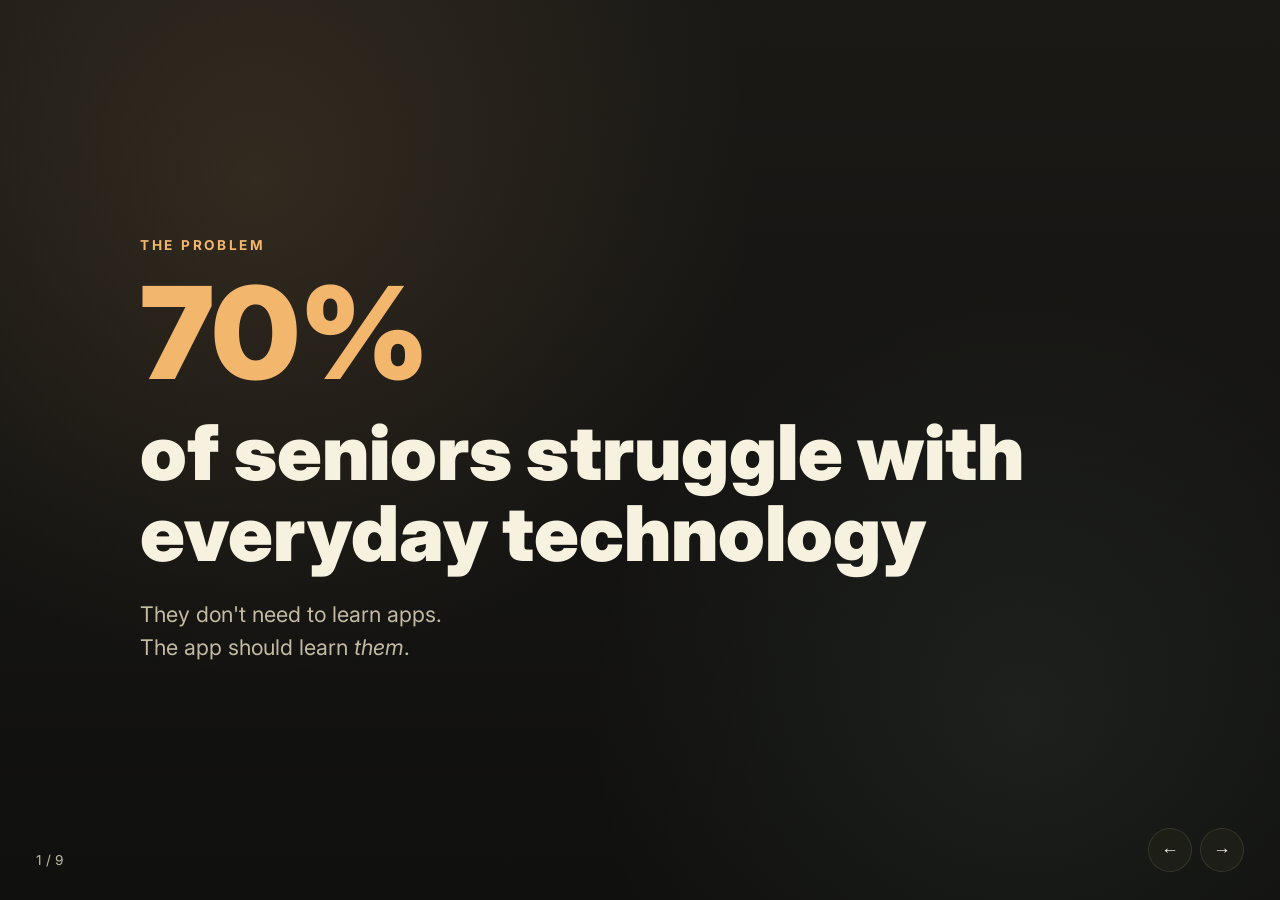
<file: pitch.html>
<!DOCTYPE html>
<html lang="en">
<head>
<meta charset="UTF-8">
<meta name="viewport" content="width=device-width, initial-scale=1.0">
<title>VoiceCraft — Pitch Deck</title>
<style>
  @import url('https://fonts.googleapis.com/css2?family=Inter:wght@400;600;800;900&display=swap');

  :root {
    --bg: #121211;
    --bg-soft: #1e1e1a;
    --panel: rgba(31,32,25,0.88);
    --line: rgba(230,215,170,0.12);
    --text: #f7f2df;
    --muted: #c2baa2;
    --accent: #f2b66d;
    --accent-strong: #ef7d32;
    --accent-cool: #9bc6b0;
    --danger: #f26d6d;
  }

  * { box-sizing: border-box; margin: 0; padding: 0; }

  html, body {
    height: 100%;
    overflow: hidden;
    background: var(--bg);
    color: var(--text);
    font-family: 'Inter', 'SF Pro Rounded', 'PingFang SC', sans-serif;
  }

  .deck {
    position: relative;
    width: 100vw;
    height: 100vh;
  }

  .slide {
    position: absolute;
    inset: 0;
    display: grid;
    place-items: center;
    padding: 60px 80px;
    opacity: 0;
    transform: translateX(60px);
    transition: opacity 0.5s ease, transform 0.5s ease;
    pointer-events: none;
    background:
      radial-gradient(circle at 20% 20%, rgba(242,182,109,0.12), transparent 40%),
      radial-gradient(circle at 80% 80%, rgba(155,198,176,0.08), transparent 35%),
      linear-gradient(180deg, #1a1916 0%, #10100f 100%);
  }

  .slide.active {
    opacity: 1;
    transform: translateX(0);
    pointer-events: auto;
  }

  .slide.prev {
    opacity: 0;
    transform: translateX(-60px);
  }

  .slide-inner {
    max-width: 1000px;
    width: 100%;
  }

  /* Typography */
  .kicker {
    color: var(--accent);
    font-size: 0.85rem;
    font-weight: 700;
    letter-spacing: 0.2em;
    text-transform: uppercase;
    margin-bottom: 16px;
  }

  h1 {
    font-size: clamp(2.8rem, 6vw, 5rem);
    font-weight: 900;
    line-height: 1.05;
    margin-bottom: 24px;
  }

  h2 {
    font-size: clamp(1.8rem, 4vw, 3rem);
    font-weight: 800;
    line-height: 1.1;
    margin-bottom: 20px;
  }

  h3 {
    font-size: 1.3rem;
    font-weight: 700;
    margin-bottom: 8px;
  }

  .subtitle {
    color: var(--muted);
    font-size: clamp(1rem, 2vw, 1.35rem);
    line-height: 1.5;
    max-width: 640px;
  }

  .accent { color: var(--accent); }
  .cool { color: var(--accent-cool); }
  .big-stat {
    font-size: clamp(4rem, 10vw, 8rem);
    font-weight: 900;
    color: var(--accent);
    line-height: 1;
    margin-bottom: 16px;
  }

  /* Cards grid */
  .cards {
    display: grid;
    grid-template-columns: repeat(3, 1fr);
    gap: 24px;
    margin-top: 40px;
  }

  .card {
    padding: 28px 24px;
    border-radius: 22px;
    border: 1px solid var(--line);
    background: var(--panel);
    backdrop-filter: blur(12px);
  }

  .card-icon {
    font-size: 2rem;
    margin-bottom: 14px;
  }

  .card p {
    color: var(--muted);
    font-size: 0.95rem;
    line-height: 1.45;
  }

  /* Flow diagram */
  .flow {
    display: flex;
    align-items: center;
    gap: 12px;
    margin-top: 40px;
    flex-wrap: wrap;
    justify-content: center;
  }

  .flow-step {
    padding: 16px 22px;
    border-radius: 16px;
    background: var(--panel);
    border: 1px solid var(--line);
    text-align: center;
    min-width: 140px;
  }

  .flow-step .flow-label {
    font-size: 0.8rem;
    color: var(--accent);
    font-weight: 700;
    letter-spacing: 0.1em;
    text-transform: uppercase;
    margin-bottom: 6px;
  }

  .flow-step .flow-desc {
    color: var(--text);
    font-size: 0.95rem;
  }

  .flow-arrow {
    color: var(--muted);
    font-size: 1.5rem;
  }

  /* Comparison */
  .compare {
    display: grid;
    gap: 20px;
    margin-top: 36px;
  }

  .compare-row {
    display: grid;
    grid-template-columns: 160px 1fr 1fr;
    gap: 16px;
    align-items: center;
  }

  .compare-label {
    color: var(--muted);
    font-weight: 600;
    font-size: 0.95rem;
  }

  .compare-them {
    padding: 12px 16px;
    border-radius: 14px;
    background: rgba(255,255,255,0.03);
    border: 1px solid rgba(255,255,255,0.06);
    color: var(--muted);
    font-size: 0.9rem;
  }

  .compare-us {
    padding: 12px 16px;
    border-radius: 14px;
    background: rgba(242,182,109,0.1);
    border: 1px solid rgba(242,182,109,0.25);
    color: var(--text);
    font-size: 0.9rem;
    font-weight: 600;
  }

  /* Future list */
  .future-grid {
    display: grid;
    grid-template-columns: 1fr 1fr;
    gap: 18px;
    margin-top: 36px;
  }

  .future-item {
    padding: 20px;
    border-radius: 18px;
    border: 1px solid var(--line);
    background: rgba(255,255,255,0.03);
  }

  .future-item .fi-icon { font-size: 1.6rem; margin-bottom: 8px; }
  .future-item h3 { font-size: 1.05rem; margin-bottom: 4px; }
  .future-item p { color: var(--muted); font-size: 0.9rem; line-height: 1.4; }

  /* Navigation scenario */
  .nav-scenario {
    display: grid;
    grid-template-columns: 1fr 1fr;
    gap: 32px;
    margin-top: 36px;
    align-items: start;
  }

  .nav-timeline {
    display: grid;
    gap: 0;
  }

  .nav-moment {
    display: grid;
    grid-template-columns: 48px 1fr;
    gap: 14px;
    align-items: start;
  }

  .nav-moment-line {
    display: flex;
    flex-direction: column;
    align-items: center;
    gap: 0;
  }

  .nav-moment-dot {
    width: 36px;
    height: 36px;
    border-radius: 999px;
    display: grid;
    place-items: center;
    font-size: 0.85rem;
    font-weight: 800;
    flex-shrink: 0;
  }

  .nav-moment-dot.user-dot {
    background: rgba(242,182,109,0.2);
    border: 1px solid rgba(242,182,109,0.4);
    color: var(--accent);
  }

  .nav-moment-dot.ai-dot {
    background: rgba(155,198,176,0.15);
    border: 1px solid rgba(155,198,176,0.3);
    color: var(--accent-cool);
  }

  .nav-moment-connector {
    width: 2px;
    height: 20px;
    background: var(--line);
  }

  .nav-moment-content {
    padding: 10px 14px;
    border-radius: 14px;
    margin-bottom: 12px;
  }

  .nav-moment-content.user-bubble {
    background: rgba(242,182,109,0.08);
    border: 1px solid rgba(242,182,109,0.15);
  }

  .nav-moment-content.ai-bubble {
    background: rgba(155,198,176,0.06);
    border: 1px solid rgba(155,198,176,0.12);
  }

  .nav-moment-who {
    font-size: 0.72rem;
    font-weight: 700;
    letter-spacing: 0.1em;
    text-transform: uppercase;
    margin-bottom: 4px;
  }

  .nav-moment-who.user-who { color: var(--accent); }
  .nav-moment-who.ai-who { color: var(--accent-cool); }

  .nav-moment-text {
    font-size: 0.9rem;
    line-height: 1.4;
    color: var(--text);
  }

  .nav-phone {
    padding: 24px 20px;
    border-radius: 28px;
    border: 1px solid var(--line);
    background:
      linear-gradient(180deg, rgba(255,255,255,0.04), transparent),
      var(--panel);
  }

  .nav-phone-title {
    font-size: 0.75rem;
    font-weight: 700;
    letter-spacing: 0.15em;
    text-transform: uppercase;
    color: var(--accent);
    margin-bottom: 14px;
  }

  .nav-phone-step {
    display: grid;
    grid-template-columns: 32px 1fr;
    gap: 10px;
    align-items: center;
    padding: 10px 12px;
    border-radius: 14px;
    margin-bottom: 8px;
    border: 1px solid rgba(255,255,255,0.06);
    background: rgba(255,255,255,0.03);
  }

  .nav-phone-step.step-done {
    border-color: rgba(155,198,176,0.25);
    background: rgba(155,198,176,0.08);
  }

  .nav-phone-step.step-current {
    border-color: rgba(242,182,109,0.35);
    background: rgba(242,182,109,0.1);
  }

  .nav-phone-num {
    width: 28px;
    height: 28px;
    border-radius: 999px;
    display: grid;
    place-items: center;
    font-size: 0.8rem;
    font-weight: 700;
    border: 1px solid rgba(255,255,255,0.1);
    color: var(--muted);
  }

  .step-done .nav-phone-num {
    background: rgba(155,198,176,0.15);
    border-color: transparent;
    color: var(--accent-cool);
  }

  .step-current .nav-phone-num {
    background: rgba(242,182,109,0.15);
    border-color: transparent;
    color: var(--accent);
  }

  .nav-phone-step-text {
    font-size: 0.88rem;
    color: var(--text);
  }

  .step-done .nav-phone-step-text {
    color: var(--muted);
    text-decoration: line-through;
  }

  /* Tech stack */
  .tech-layers {
    display: grid;
    gap: 14px;
    margin-top: 36px;
  }

  .tech-layer {
    display: flex;
    align-items: center;
    gap: 16px;
    padding: 16px 20px;
    border-radius: 16px;
    border: 1px solid var(--line);
    background: var(--panel);
  }

  .tech-tag {
    min-width: 110px;
    padding: 6px 14px;
    border-radius: 999px;
    font-size: 0.78rem;
    font-weight: 700;
    letter-spacing: 0.1em;
    text-transform: uppercase;
    text-align: center;
  }

  .tech-tag.ai { background: rgba(242,182,109,0.18); color: var(--accent); }
  .tech-tag.tools { background: rgba(155,198,176,0.15); color: var(--accent-cool); }
  .tech-tag.frontend { background: rgba(242,109,109,0.12); color: var(--danger); }
  .tech-tag.infra { background: rgba(255,255,255,0.08); color: var(--muted); }

  .tech-detail { color: var(--text); font-size: 0.95rem; }

  /* Closing */
  .closing-tagline {
    font-size: clamp(1.2rem, 2.5vw, 1.8rem);
    color: var(--muted);
    line-height: 1.5;
    margin-bottom: 32px;
    max-width: 600px;
  }

  .brand {
    font-size: clamp(3rem, 7vw, 5.5rem);
    font-weight: 900;
    background: linear-gradient(135deg, var(--accent) 0%, var(--accent-strong) 100%);
    -webkit-background-clip: text;
    -webkit-text-fill-color: transparent;
    background-clip: text;
  }

  /* Nav */
  .nav {
    position: fixed;
    bottom: 28px;
    right: 36px;
    display: flex;
    gap: 8px;
    z-index: 100;
  }

  .nav button {
    width: 44px;
    height: 44px;
    border-radius: 999px;
    border: 1px solid var(--line);
    background: var(--panel);
    color: var(--text);
    font-size: 1.1rem;
    cursor: pointer;
    backdrop-filter: blur(8px);
  }

  .nav button:hover {
    background: rgba(242,182,109,0.15);
    border-color: rgba(242,182,109,0.3);
  }

  .slide-counter {
    position: fixed;
    bottom: 32px;
    left: 36px;
    color: var(--muted);
    font-size: 0.85rem;
    z-index: 100;
  }

  /* Demo cue */
  .demo-cue {
    margin-top: 40px;
    padding: 18px 28px;
    border-radius: 999px;
    background: linear-gradient(135deg, var(--accent) 0%, var(--accent-strong) 100%);
    color: #1b160d;
    font-weight: 700;
    font-size: 1.1rem;
    display: inline-block;
  }

  @media (max-width: 768px) {
    .slide { padding: 32px 24px; }
    .cards { grid-template-columns: 1fr; }
    .compare-row { grid-template-columns: 1fr; }
    .future-grid { grid-template-columns: 1fr; }
    .flow { flex-direction: column; }
    .flow-arrow { transform: rotate(90deg); }
  }
</style>
</head>
<body>

<div class="deck" id="deck">

  <!-- Slide 1: Problem -->
  <section class="slide active" data-slide="0">
    <div class="slide-inner">
      <p class="kicker">The Problem</p>
      <div class="big-stat">70%</div>
      <h1>of seniors struggle with<br>everyday technology</h1>
      <p class="subtitle">They don't need to learn apps.<br>The app should learn <em>them</em>.</p>
    </div>
  </section>

  <!-- Slide 2: Solution -->
  <section class="slide" data-slide="1">
    <div class="slide-inner">
      <p class="kicker">The Solution</p>
      <h1>Voice<span class="accent">Craft</span></h1>
      <p class="subtitle" style="margin-bottom: 40px;">A voice + vision AI coach that speaks, sees, and builds your interface — in real time.</p>
      <div class="cards">
        <div class="card">
          <div class="card-icon">🎙️</div>
          <h3>Speak</h3>
          <p>Just talk. AI listens and understands what you need — in any language.</p>
        </div>
        <div class="card">
          <div class="card-icon">📷</div>
          <h3>Point</h3>
          <p>Point your camera. AI sees what you see and gives context-aware guidance.</p>
        </div>
        <div class="card">
          <div class="card-icon">✨</div>
          <h3>Dynamic UI</h3>
          <p>AI generates interactive panels, timers, step-by-step guides — on the fly.</p>
        </div>
      </div>
    </div>
  </section>

  <!-- Slide 3: How It Works -->
  <section class="slide" data-slide="2">
    <div class="slide-inner">
      <p class="kicker">How It Works</p>
      <h2>Real-time Voice + Vision Pipeline</h2>
      <div class="flow">
        <div class="flow-step">
          <div class="flow-label">User</div>
          <div class="flow-desc">Voice + Camera</div>
        </div>
        <div class="flow-arrow">→</div>
        <div class="flow-step">
          <div class="flow-label">WebSocket</div>
          <div class="flow-desc">PCM Audio + JPEG Frames</div>
        </div>
        <div class="flow-arrow">→</div>
        <div class="flow-step">
          <div class="flow-label">Gemini Live</div>
          <div class="flow-desc">Understand + Decide</div>
        </div>
        <div class="flow-arrow">→</div>
        <div class="flow-step">
          <div class="flow-label">ADK Agent</div>
          <div class="flow-desc">Tool Calls</div>
        </div>
        <div class="flow-arrow">→</div>
        <div class="flow-step">
          <div class="flow-label">Client</div>
          <div class="flow-desc">Voice + Generative UI</div>
        </div>
      </div>
      <p class="subtitle" style="margin-top: 36px; text-align: center;">Bidirectional streaming. Sub-second latency. AI speaks while building UI.</p>
    </div>
  </section>

  <!-- Slide 4: Demo -->
  <section class="slide" data-slide="3">
    <div class="slide-inner">
      <p class="kicker">Live Demo</p>
      <h2>Three Scenarios</h2>
      <div class="cards">
        <div class="card">
          <div class="card-icon">⏱️</div>
          <h3>Timer</h3>
          <p>"Set a 25-minute Pomodoro timer"<br>→ Countdown UI appears instantly</p>
        </div>
        <div class="card">
          <div class="card-icon">💊</div>
          <h3>Medicine Guide</h3>
          <p>Point camera at medicine bottle<br>→ Dosage panel + reminder generated</p>
        </div>
        <div class="card">
          <div class="card-icon">📶</div>
          <h3>WiFi Coach</h3>
          <p>"Help me connect to WiFi"<br>→ Step panel + AI watches &amp; updates progress</p>
        </div>
      </div>
      <div style="text-align: center;">
        <div class="demo-cue">📱 Let me show you →</div>
      </div>
    </div>
  </section>

  <!-- Slide 5: Technical Architecture -->
  <section class="slide" data-slide="4">
    <div class="slide-inner">
      <p class="kicker">Technical Architecture</p>
      <h2>Built on Google Cloud</h2>
      <div class="tech-layers">
        <div class="tech-layer">
          <span class="tech-tag ai">AI Model</span>
          <span class="tech-detail">Gemini Live 2.5 Flash — native audio, real-time vision, function calling</span>
        </div>
        <div class="tech-layer">
          <span class="tech-tag tools">Agent</span>
          <span class="tech-detail">Google ADK — 6 tools: render_panel, update_panel, clear_panel, show_timer, show_reminder, google_search</span>
        </div>
        <div class="tech-layer">
          <span class="tech-tag frontend">Frontend</span>
          <span class="tech-detail">Vanilla JS, AudioWorklet (16kHz↑ 24kHz↓), WebSocket, Componentized Dynamic UI</span>
        </div>
        <div class="tech-layer">
          <span class="tech-tag infra">Infra</span>
          <span class="tech-detail">Cloud Run + Session Affinity — single container, auto-scaling, HTTPS</span>
        </div>
      </div>
      <p class="subtitle" style="margin-top: 28px;"><span class="accent">Key innovation:</span> Generative UI — AI freely composes atomic components (steps, timers, buttons, text) into any interface.</p>
    </div>
  </section>

  <!-- Slide 6: What Makes It Different -->
  <section class="slide" data-slide="5">
    <div class="slide-inner">
      <p class="kicker">Differentiation</p>
      <h2>Why VoiceCraft Wins</h2>
      <div class="compare">
        <div class="compare-row">
          <span class="compare-label"></span>
          <span class="compare-them" style="font-weight:700; color: var(--text);">Others</span>
          <span class="compare-us">VoiceCraft</span>
        </div>
        <div class="compare-row">
          <span class="compare-label">Siri / Alexa</span>
          <span class="compare-them">Voice reply only, no visual UI</span>
          <span class="compare-us">Voice + Generated Interactive UI</span>
        </div>
        <div class="compare-row">
          <span class="compare-label">ChatGPT</span>
          <span class="compare-them">Text input, turn-based, no camera</span>
          <span class="compare-us">Real-time stream, proactive camera</span>
        </div>
        <div class="compare-row">
          <span class="compare-label">Fixed Apps</span>
          <span class="compare-them">Pre-built screens, learn the UI</span>
          <span class="compare-us">AI adapts UI to ANY scenario</span>
        </div>
      </div>
    </div>
  </section>

  <!-- Slide 7: Navigation Scenario (Full Flow) -->
  <section class="slide" data-slide="6">
    <div class="slide-inner">
      <p class="kicker">Future Scenario</p>
      <h2>🗺️ Navigation Coach — Full Flow</h2>
      <div class="nav-scenario">

        <div class="nav-timeline">
          <div class="nav-moment">
            <div class="nav-moment-line">
              <div class="nav-moment-dot user-dot">1</div>
              <div class="nav-moment-connector"></div>
            </div>
            <div class="nav-moment-content user-bubble">
              <div class="nav-moment-who user-who">User says</div>
              <div class="nav-moment-text">"How do I get to the nearest pharmacy?"</div>
            </div>
          </div>

          <div class="nav-moment">
            <div class="nav-moment-line">
              <div class="nav-moment-dot ai-dot">AI</div>
              <div class="nav-moment-connector"></div>
            </div>
            <div class="nav-moment-content ai-bubble">
              <div class="nav-moment-who ai-who">AI responds</div>
              <div class="nav-moment-text">google_search → finds nearby pharmacy<br>render_panel → generates step-by-step route<br>Voice: "The nearest pharmacy is 200m away. I'll guide you step by step."</div>
            </div>
          </div>

          <div class="nav-moment">
            <div class="nav-moment-line">
              <div class="nav-moment-dot ai-dot">👁️</div>
              <div class="nav-moment-connector"></div>
            </div>
            <div class="nav-moment-content ai-bubble">
              <div class="nav-moment-who ai-who">AI observes camera</div>
              <div class="nav-moment-text">Sees user turning right at intersection<br>update_panel → marks Step 2 ✅<br>Voice: "Good turn! Keep going straight for 50 meters."</div>
            </div>
          </div>

          <div class="nav-moment">
            <div class="nav-moment-line">
              <div class="nav-moment-dot ai-dot">🎉</div>
            </div>
            <div class="nav-moment-content ai-bubble">
              <div class="nav-moment-who ai-who">AI sees destination</div>
              <div class="nav-moment-text">Camera sees pharmacy sign<br>update_panel → all steps ✅<br>Voice: "You've arrived! The pharmacy is right on your right."</div>
            </div>
          </div>
        </div>

        <div class="nav-phone">
          <div class="nav-phone-title">Generated UI Panel</div>
          <h3 style="margin-bottom: 14px; font-size: 1.1rem;">🗺️ Nearest Pharmacy</h3>
          <div class="nav-phone-step step-done">
            <span class="nav-phone-num">✓</span>
            <span class="nav-phone-step-text">Exit and turn right onto Main St</span>
          </div>
          <div class="nav-phone-step step-done">
            <span class="nav-phone-num">✓</span>
            <span class="nav-phone-step-text">Turn right at the intersection</span>
          </div>
          <div class="nav-phone-step step-current">
            <span class="nav-phone-num">3</span>
            <span class="nav-phone-step-text">Walk straight for 50 meters</span>
          </div>
          <div class="nav-phone-step">
            <span class="nav-phone-num">4</span>
            <span class="nav-phone-step-text">Pharmacy is on your right</span>
          </div>
          <p style="color: var(--accent); font-size: 0.82rem; margin-top: 12px; font-weight: 600;">AI is watching your camera and updating steps in real-time</p>
        </div>

      </div>
    </div>
  </section>

  <!-- Slide 8: More Future Scenarios -->
  <section class="slide" data-slide="7">
    <div class="slide-inner">
      <p class="kicker">And More...</p>
      <h2>Infinite Scenarios, One Agent</h2>
      <div class="future-grid">
        <div class="future-item">
          <div class="fi-icon">🏠</div>
          <h3>Smart Home Control</h3>
          <p>Voice-driven panels for lights, thermostat, appliances — generated on demand.</p>
        </div>
        <div class="future-item">
          <div class="fi-icon">🌍</div>
          <h3>Live Translation</h3>
          <p>Point at foreign text → voice translation + visual card with pronunciation.</p>
        </div>
        <div class="future-item">
          <div class="fi-icon">🧑‍🍳</div>
          <h3>Cooking Coach</h3>
          <p>Point at ingredients → AI generates recipe with step timers and guides you through.</p>
        </div>
        <div class="future-item">
          <div class="fi-icon">🥽</div>
          <h3>Wearable Integration</h3>
          <p>Smart glasses feed camera → AI overlays guidance. Same agent, new form factor.</p>
        </div>
      </div>
      <p class="subtitle" style="margin-top: 28px; text-align: center;">Same 3 tools. Same agent. Unlimited use cases.</p>
    </div>
  </section>

  <!-- Slide 9: Closing -->
  <section class="slide" data-slide="8">
    <div class="slide-inner" style="text-align: center;">
      <p class="closing-tagline">Zero text input. AI sees, speaks,<br>and builds your interface.</p>
      <div class="brand">VoiceCraft</div>
      <p style="color: var(--muted); margin-top: 24px; font-size: 1.1rem;">Voice + Vision AI Coach</p>
      <p style="color: var(--muted); margin-top: 40px; font-size: 0.9rem;">Google Cloud Build With AI Hackathon 2026</p>
    </div>
  </section>

</div>

<!-- Navigation -->
<div class="slide-counter" id="counter">1 / 9</div>
<div class="nav">
  <button onclick="navigate(-1)" aria-label="Previous">←</button>
  <button onclick="navigate(1)" aria-label="Next">→</button>
</div>

<script>
  const slides = document.querySelectorAll('.slide');
  const counter = document.getElementById('counter');
  let current = 0;

  function goTo(index) {
    if (index < 0 || index >= slides.length) return;
    slides[current].classList.remove('active');
    slides[current].classList.add(index > current ? 'prev' : '');
    setTimeout(() => slides[current === index ? current : (index > current ? current : current)].classList.remove('prev'), 500);

    // Reset all
    slides.forEach(s => { s.classList.remove('active', 'prev'); });

    // Mark previous slides
    for (let i = 0; i < index; i++) slides[i].classList.add('prev');

    // Activate current
    slides[index].classList.add('active');
    current = index;
    counter.textContent = `${current + 1} / ${slides.length}`;
  }

  function navigate(direction) {
    goTo(current + direction);
  }

  document.addEventListener('keydown', (e) => {
    if (e.key === 'ArrowRight' || e.key === ' ') { e.preventDefault(); navigate(1); }
    if (e.key === 'ArrowLeft') { e.preventDefault(); navigate(-1); }
    if (e.key === 'Home') { e.preventDefault(); goTo(0); }
    if (e.key === 'End') { e.preventDefault(); goTo(slides.length - 1); }
  });

  // Touch swipe
  let touchStartX = 0;
  document.addEventListener('touchstart', (e) => { touchStartX = e.touches[0].clientX; });
  document.addEventListener('touchend', (e) => {
    const diff = touchStartX - e.changedTouches[0].clientX;
    if (Math.abs(diff) > 50) navigate(diff > 0 ? 1 : -1);
  });
</script>

</body>
</html>
</file>
